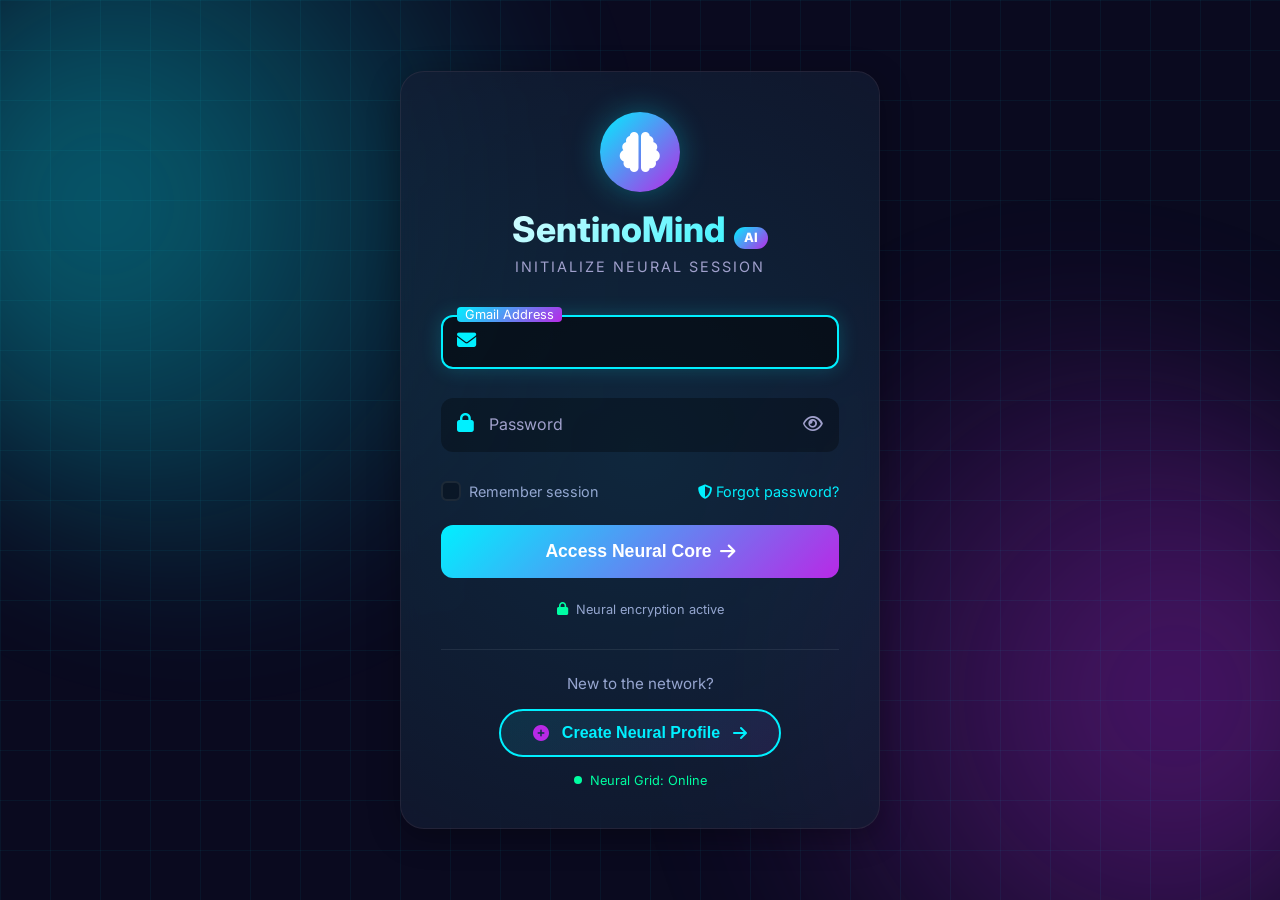
<file: Frontend/index.html>
<!DOCTYPE html>
<html lang="en">
<head>
    <meta charset="UTF-8">
    <meta name="viewport" content="width=device-width, initial-scale=1.0">
    <title>SentinoMind AI | Neural Access</title>
    <link href="https://fonts.googleapis.com/css2?family=Inter:wght@400;500;600;700;800&display=swap" rel="stylesheet">
    <link rel="stylesheet" href="https://cdnjs.cloudflare.com/ajax/libs/font-awesome/6.4.0/css/all.min.css">
    <link rel="stylesheet" href="style.css">
</head>
<body class="login-body">

    <!-- Animated Background -->
    <div class="neural-bg">
        <div class="gradient-orb orb1"></div>
        <div class="gradient-orb orb2"></div>
        <div class="grid-overlay"></div>
    </div>

    <div class="login-container">
        <div class="login-card glass-card">

            <div class="brand">
                <div class="logo-wrapper">
                    <i class="fas fa-brain"></i>
                </div>
                <h1>SentinoMind<span class="ai-badge">AI</span></h1>
                <p class="neural-text">Initialize Neural Session</p>
            </div>

            <form id="loginForm" class="neural-form">

                <div class="input-group floating-label">
                    <input type="email" id="email" required placeholder=" ">
                    <label for="email">Gmail Address</label>
                    <i class="fas fa-envelope input-icon"></i>
                </div>

                <div class="input-group floating-label">
                    <input type="password" id="password" required placeholder=" ">
                    <label for="password">Password</label>
                    <i class="fas fa-lock input-icon"></i>
                    <button type="button" class="password-toggle" id="togglePassword">
                        <i class="far fa-eye"></i>
                    </button>
                </div>

                <div class="remember-forgot">
                    <label class="checkbox-container">
                        <input type="checkbox" id="remember">
                        <span class="checkmark"></span>
                        <span class="remember-text">Remember session</span>
                    </label>
                    <a href="#" class="forgot-link" id="forgotPassword">
                        <i class="fas fa-shield-alt"></i> Forgot password?
                    </a>
                </div>

                <button type="submit" class="login-btn neural-glow" id="loginBtn">
                    <span>Access Neural Core</span>
                    <i class="fas fa-arrow-right"></i>
                </button>

                <div class="security-badge">
                    <i class="fas fa-lock"></i>
                    <span>Neural encryption active</span>
                </div>

            </form>

            <!-- SINGLE SIGNUP PROMPT - Using BUTTON version -->
            <div class="signup-prompt">
                <p>New to the network?</p>
                <button id="createAccountBtn" class="neural-button">
                    <i class="fas fa-plus-circle"></i>
                    <span>Create Neural Profile</span>
                    <i class="fas fa-arrow-right"></i>
                </button>
            </div>

            <div class="neural-status">
                <div class="status-dot"></div>
                <span>Neural Grid: Online</span>
            </div>

        </div>
    </div>

    <!-- Toast Notification -->
    <div class="toast-container" id="toast"></div>

    <script src="login.js"></script>
</body>
</html>
</file>
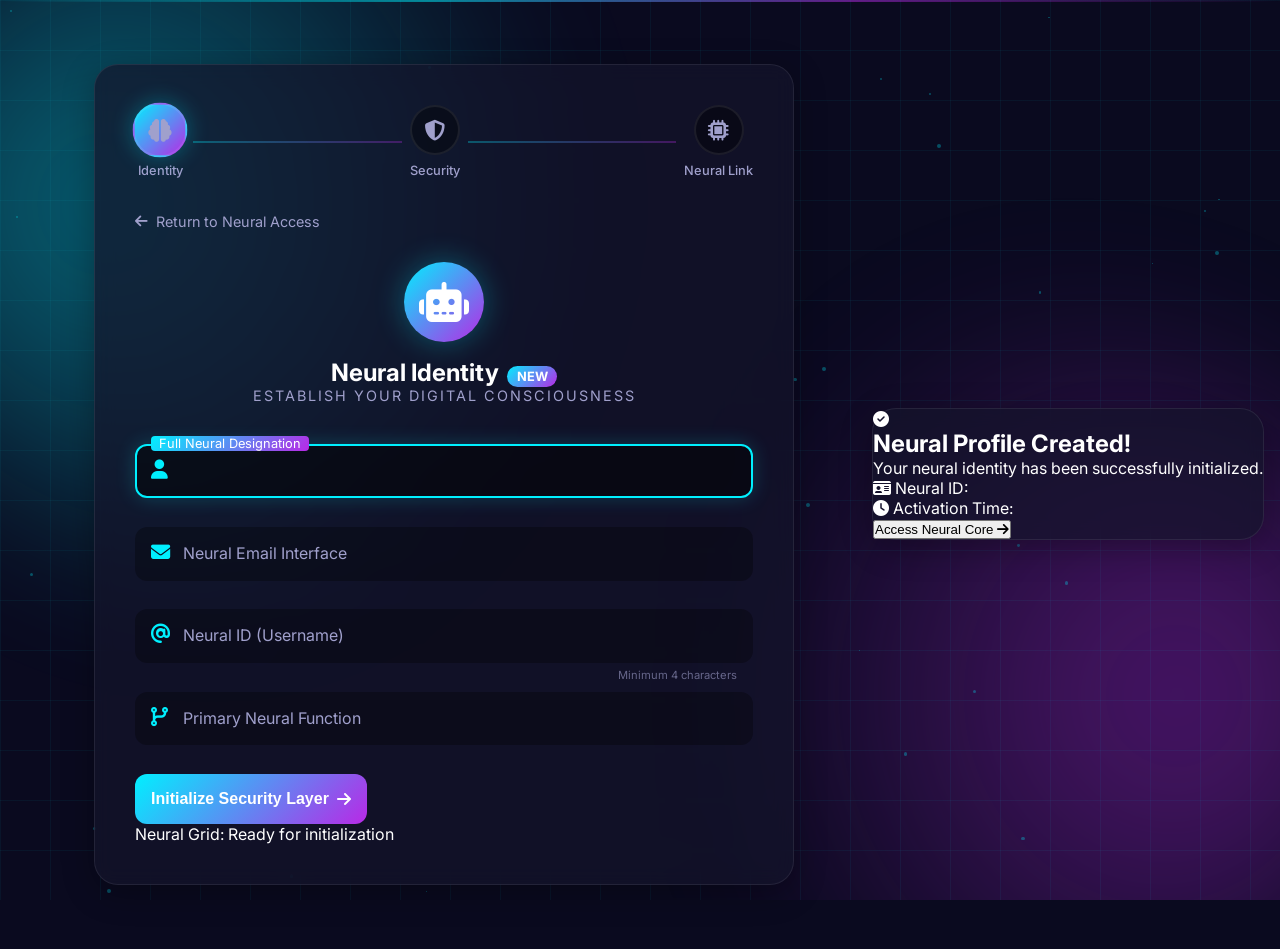
<file: Frontend/create-profile.html>
<!DOCTYPE html>
<html lang="en">
<head>
    <meta charset="UTF-8">
    <meta name="viewport" content="width=device-width, initial-scale=1.0">
    <title>SentinoMind AI | Create Neural Profile</title>
    <link href="https://fonts.googleapis.com/css2?family=Inter:wght@400;500;600;700;800&display=swap" rel="stylesheet">
    <link rel="stylesheet" href="https://cdnjs.cloudflare.com/ajax/libs/font-awesome/6.4.0/css/all.min.css">
    <link rel="stylesheet" href="style.css">
</head>
<body class="profile-body">

    <!-- Animated Background -->
    <div class="neural-bg">
        <div class="gradient-orb orb1"></div>
        <div class="gradient-orb orb2"></div>
        <div class="grid-overlay"></div>
        <div class="particle-network" id="particles"></div>
    </div>

    <!-- Neural Scanner Effect -->
    <div class="scanner-line"></div>

    <div class="profile-container">
        <div class="profile-card glass-card">

            <!-- Neural Progress Bar -->
            <div class="neural-progress">
                <div class="progress-steps">
                    <div class="step active" data-step="1">
                        <div class="step-icon"><i class="fas fa-brain"></i></div>
                        <span>Identity</span>
                    </div>
                    <div class="step-line"></div>
                    <div class="step" data-step="2">
                        <div class="step-icon"><i class="fas fa-shield-alt"></i></div>
                        <span>Security</span>
                    </div>
                    <div class="step-line"></div>
                    <div class="step" data-step="3">
                        <div class="step-icon"><i class="fas fa-microchip"></i></div>
                        <span>Neural Link</span>
                    </div>
                </div>
            </div>

            <!-- Back to Login Link -->
            <a href="index.html" class="back-link">
                <i class="fas fa-arrow-left"></i> Return to Neural Access
            </a>

            <!-- Profile Creation Form -->
            <form id="profileForm" class="neural-form">
                
                <!-- Step 1: Identity -->
                <div class="form-step active" id="step1">
                    <div class="brand">
                        <div class="logo-wrapper">
                            <i class="fas fa-robot"></i>
                        </div>
                        <h2>Neural Identity<span class="ai-badge">NEW</span></h2>
                        <p class="neural-text">Establish your digital consciousness</p>
                    </div>

                    <div class="input-group floating-label">
                        <input type="text" id="fullName" required placeholder=" " autocomplete="off">
                        <label for="fullName">Full Neural Designation</label>
                        <i class="fas fa-user input-icon"></i>
                        <div class="input-validator"></div>
                    </div>

                    <div class="input-group floating-label">
                        <input type="email" id="profileEmail" required placeholder=" " autocomplete="off">
                        <label for="profileEmail">Neural Email Interface</label>
                        <i class="fas fa-envelope input-icon"></i>
                        <div class="input-validator"></div>
                    </div>

                    <div class="input-group floating-label">
                        <input type="text" id="username" required placeholder=" " autocomplete="off">
                        <label for="username">Neural ID (Username)</label>
                        <i class="fas fa-at input-icon"></i>
                        <div class="input-validator"></div>
                        <span class="input-hint">Minimum 4 characters</span>
                    </div>

                    <div class="input-group floating-label">
                        <select id="neuralRole" required>
                            <option value="" disabled selected></option>
                            <option value="developer">Neural Developer</option>
                            <option value="researcher">AI Researcher</option>
                            <option value="operator">System Operator</option>
                            <option value="architect">Neural Architect</option>
                            <option value="other">Other Consciousness</option>
                        </select>
                        <label for="neuralRole">Primary Neural Function</label>
                        <i class="fas fa-code-branch input-icon"></i>
                    </div>

                    <button type="button" class="next-btn neural-glow" onclick="nextStep(2)">
                        <span>Initialize Security Layer</span>
                        <i class="fas fa-arrow-right"></i>
                    </button>
                </div>

                <!-- Step 2: Security -->
                <div class="form-step" id="step2">
                    <div class="brand">
                        <div class="logo-wrapper">
                            <i class="fas fa-shield-virus"></i>
                        </div>
                        <h2>Neural Security<span class="ai-badge">ENCRYPT</span></h2>
                        <p class="neural-text">Secure your neural pathways</p>
                    </div>

                    <div class="password-strength-meter">
                        <div class="strength-text">Password Neural Strength</div>
                        <div class="strength-bars">
                            <div class="bar"></div>
                            <div class="bar"></div>
                            <div class="bar"></div>
                            <div class="bar"></div>
                        </div>
                    </div>

                    <div class="input-group floating-label">
                        <input type="password" id="profilePassword" required placeholder=" " autocomplete="new-password">
                        <label for="profilePassword">Neural Encryption Key</label>
                        <i class="fas fa-lock input-icon"></i>
                        <button type="button" class="password-toggle" onclick="togglePassword('profilePassword', this)">
                            <i class="far fa-eye"></i>
                        </button>
                    </div>

                    <div class="input-group floating-label">
                        <input type="password" id="confirmPassword" required placeholder=" " autocomplete="new-password">
                        <label for="confirmPassword">Verify Neural Signature</label>
                        <i class="fas fa-fingerprint input-icon"></i>
                        <button type="button" class="password-toggle" onclick="togglePassword('confirmPassword', this)">
                            <i class="far fa-eye"></i>
                        </button>
                    </div>

                    <div class="security-requirements">
                        <p class="req-title">Neural Requirements:</p>
                        <ul>
                            <li class="req-item" id="req-length"><i class="far fa-circle"></i> Minimum 8 characters</li>
                            <li class="req-item" id="req-number"><i class="far fa-circle"></i> At least 1 number</li>
                            <li class="req-item" id="req-uppercase"><i class="far fa-circle"></i> At least 1 uppercase letter</li>
                            <li class="req-item" id="req-special"><i class="far fa-circle"></i> At least 1 special character</li>
                            <li class="req-item" id="req-match"><i class="far fa-circle"></i> Passwords match</li>
                        </ul>
                    </div>

                    <div class="button-group">
                        <button type="button" class="prev-btn" onclick="prevStep(1)">
                            <i class="fas fa-arrow-left"></i> Back
                        </button>
                        <button type="button" class="next-btn" onclick="nextStep(3)" id="securityNextBtn" disabled>
                            <span>Establish Neural Link</span>
                            <i class="fas fa-arrow-right"></i>
                        </button>
                    </div>
                </div>

                <!-- Step 3: Neural Link -->
                <div class="form-step" id="step3">
                    <div class="brand">
                        <div class="logo-wrapper">
                            <i class="fas fa-network-wired"></i>
                        </div>
                        <h2>Neural Link<span class="ai-badge">CONNECT</span></h2>
                        <p class="neural-text">Configure your neural modules</p>
                    </div>

                    <div class="neural-modules">
                        <div class="module-card" data-module="main">
                            <div class="module-header">
                                <i class="fas fa-database"></i>
                                <h4>Main Neural Core</h4>
                                <label class="toggle-switch">
                                    <input type="checkbox" id="moduleMain" checked>
                                    <span class="toggle-slider"></span>
                                </label>
                            </div>
                            <p class="module-desc">Primary processing unit</p>
                        </div>

                        <div class="module-card" data-module="vision">
                            <div class="module-header">
                                <i class="fas fa-eye"></i>
                                <h4>Vision Module</h4>
                                <label class="toggle-switch">
                                    <input type="checkbox" id="moduleVision">
                                    <span class="toggle-slider"></span>
                                </label>
                            </div>
                            <p class="module-desc">Image and pattern recognition</p>
                        </div>

                        <div class="module-card" data-module="audio">
                            <div class="module-header">
                                <i class="fas fa-headphones"></i>
                                <h4>Audio Module</h4>
                                <label class="toggle-switch">
                                    <input type="checkbox" id="moduleAudio">
                                    <span class="toggle-slider"></span>
                                </label>
                            </div>
                            <p class="module-desc">Voice and sound processing</p>
                        </div>

                        <div class="module-card" data-module="predictive">
                            <div class="module-header">
                                <i class="fas fa-chart-line"></i>
                                <h4>Predictive Analysis</h4>
                                <label class="toggle-switch">
                                    <input type="checkbox" id="modulePredictive">
                                    <span class="toggle-slider"></span>
                                </label>
                            </div>
                            <p class="module-desc">Neural prediction engine</p>
                        </div>
                    </div>

                    <div class="neural-consent">
                        <label class="checkbox-container">
                            <input type="checkbox" id="termsConsent" required>
                            <span class="checkmark"></span>
                            <span class="consent-text">I agree to the <a href="#">Neural Network Terms</a> and <a href="#">Data Processing Agreement</a></span>
                        </label>
                        
                        <label class="checkbox-container">
                            <input type="checkbox" id="quantumConsent">
                            <span class="checkmark"></span>
                            <span class="consent-text">Enable quantum encryption for neural data</span>
                        </label>
                    </div>

                    <div class="neural-id-preview">
                        <div class="preview-label">Your Neural ID will be:</div>
                        <div class="neural-id-box" id="neuralIdPreview">
                            <i class="fas fa-id-card"></i>
                            <span>SM-********</span>
                        </div>
                    </div>

                    <div class="button-group">
                        <button type="button" class="prev-btn" onclick="prevStep(2)">
                            <i class="fas fa-arrow-left"></i> Back
                        </button>
                        <button type="submit" class="create-btn" id="createProfileBtn">
                            <span>Initialize Neural Profile</span>
                            <i class="fas fa-microchip"></i>
                        </button>
                    </div>
                </div>
            </form>

            <!-- Neural Connection Status -->
            <div class="neural-connection-status">
                <div class="connection-dot"></div>
                <span>Neural Grid: Ready for initialization</span>
            </div>

        </div>
    </div>

    <!-- Success Modal -->
    <div class="modal" id="successModal">
        <div class="modal-content glass-card">
            <div class="modal-icon">
                <i class="fas fa-check-circle"></i>
            </div>
            <h2>Neural Profile Created!</h2>
            <p>Your neural identity has been successfully initialized.</p>
            <div class="modal-details">
                <p><i class="fas fa-id-card"></i> Neural ID: <span id="modalNeuralId"></span></p>
                <p><i class="fas fa-clock"></i> Activation Time: <span id="modalTime"></span></p>
            </div>
            <button class="modal-btn" onclick="redirectToLogin()">
                <span>Access Neural Core</span>
                <i class="fas fa-arrow-right"></i>
            </button>
        </div>
    </div>

    <!-- Toast Notification -->
    <div class="toast-container" id="toast"></div>

    <script src="profile.js"></script>
</body>
</html>
</file>
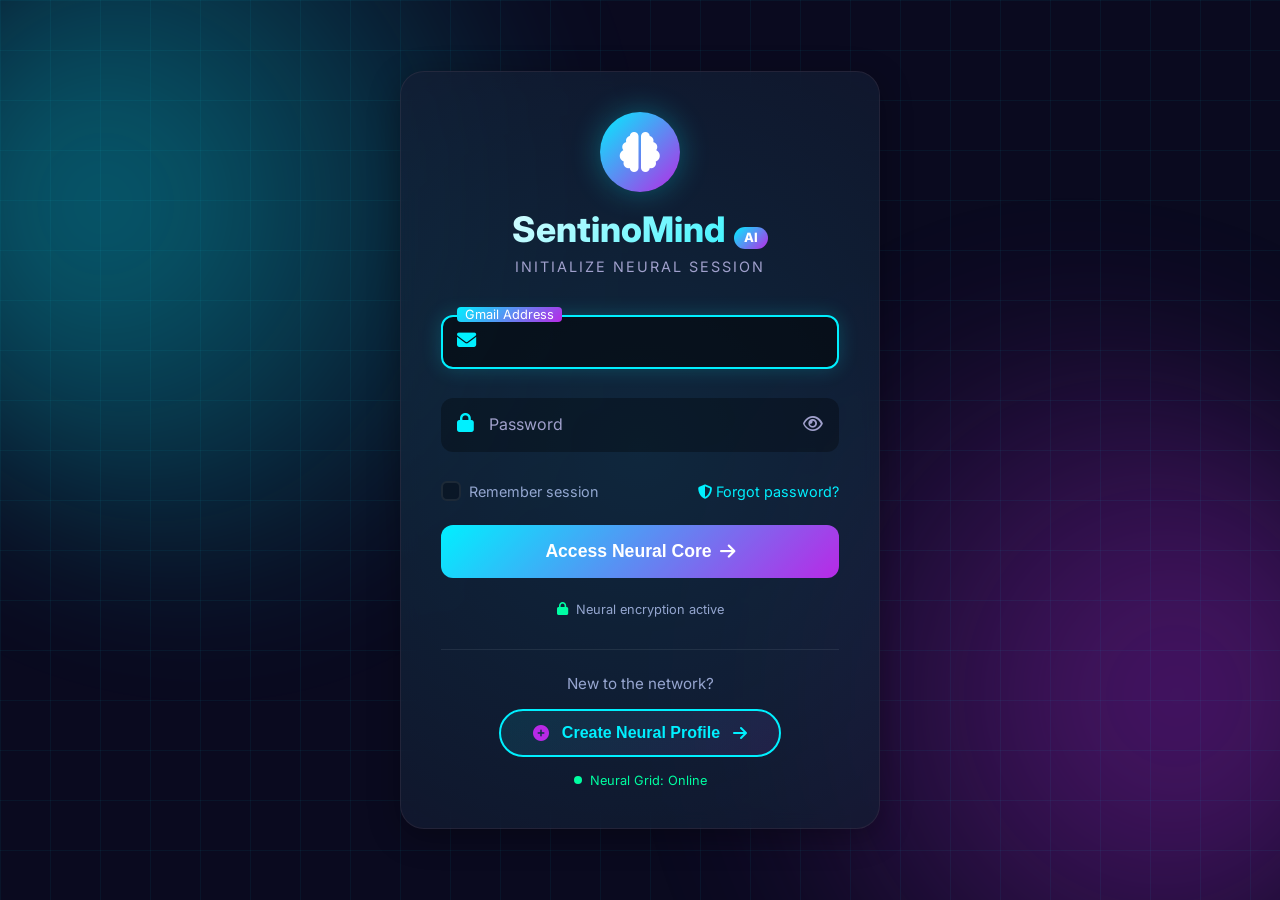
<file: Frontend/dashboard.html>
<!DOCTYPE html>
<html lang="en">
<head>
    <meta charset="UTF-8">
    <meta name="viewport" content="width=device-width, initial-scale=1.0">
    <title>SentinoMind | Automation Dashboard</title>
    <link href="https://fonts.googleapis.com/css2?family=Inter:wght@400;500;600;700;800&display=swap" rel="stylesheet">
    <link rel="stylesheet" href="https://cdnjs.cloudflare.com/ajax/libs/font-awesome/6.4.0/css/all.min.css">
    <link rel="stylesheet" href="style.css">
</head>
<body class="dashboard-body">

    <!-- Animated Background -->
    <div class="neural-bg">
        <div class="gradient-orb orb1"></div>
        <div class="gradient-orb orb2"></div>
        <div class="grid-overlay"></div>
    </div>

    <button id="menuBtn" class="menu-toggle glass-card">
        <i class="fas fa-bars"></i>
    </button>

    <div class="dashboard-container">

        <!-- SIDEBAR - AI API KEYS SECTION -->
        <aside class="sidebar glass-card" id="sidebar">
            <div class="sidebar-header">
                <div class="brand-side">
                    <i class="fas fa-robot"></i>
                    <h2>SentinoMind</h2>
                </div>
                <p class="neural-id">AI Automation System</p>
            </div>

            <div class="user-profile">
                <div class="avatar">
                    <i class="fas fa-user-astronaut"></i>
                </div>
                <div class="user-info">
                    <h4>AI Operator</h4>
                    <p id="userEmail">Loading...</p>
                </div>
            </div>

            <!-- AI PROVIDERS SECTION -->
            <div class="api-section">
                <h3><i class="fas fa-microchip"></i> AI PROVIDERS</h3>
                
                <div class="api-inputs">
                    <!-- Hugging Face -->
                    <div class="module-item" data-module="huggingface">
                        <label><i class="fab fa-hugging"></i> Hugging Face API</label>
                        <div class="input-wrapper">
                            <input type="password" class="module-input" id="hfApi" placeholder="Enter Hugging Face API key">
                            <button class="toggle-visibility" data-target="hfApi">
                                <i class="far fa-eye"></i>
                            </button>
                        </div>
                        <div class="module-status">
                            <span class="status-badge idle" id="hfStatus"></span>
                            <span id="hfStatusText">Not Connected</span>
                        </div>
                    </div>

                    <!-- Groq -->
                    <div class="module-item" data-module="groq">
                        <label><i class="fas fa-bolt"></i> Groq API</label>
                        <div class="input-wrapper">
                            <input type="password" class="module-input" id="groqApi" placeholder="Enter Groq API key">
                            <button class="toggle-visibility" data-target="groqApi">
                                <i class="far fa-eye"></i>
                            </button>
                        </div>
                        <div class="module-status">
                            <span class="status-badge idle" id="groqStatus"></span>
                            <span id="groqStatusText">Not Connected</span>
                        </div>
                    </div>

                    <!-- Together AI -->
                    <div class="module-item" data-module="together">
                        <label><i class="fas fa-network-wired"></i> Together AI API</label>
                        <div class="input-wrapper">
                            <input type="password" class="module-input" id="togetherApi" placeholder="Enter Together AI key">
                            <button class="toggle-visibility" data-target="togetherApi">
                                <i class="far fa-eye"></i>
                            </button>
                        </div>
                        <div class="module-status">
                            <span class="status-badge idle" id="togetherStatus"></span>
                            <span id="togetherStatusText">Not Connected</span>
                        </div>
                    </div>
                </div>

                <button class="sync-btn" id="connectAIBtn">
                    <i class="fas fa-plug"></i>
                    <span>Connect AI Providers</span>
                </button>
            </div>

            <div class="sidebar-footer">
                <div class="system-metrics">
                    <div class="metric">
                        <i class="fas fa-clock"></i>
                        <span id="systemTime"></span>
                    </div>
                    <div class="metric">
                        <i class="fas fa-shield-alt"></i>
                        <span>Automation Ready</span>
                    </div>
                </div>
            </div>
        </aside>

        <!-- MAIN CONTENT AREA -->
        <main class="main-view">
            <nav class="top-nav glass-card">
                <div class="nav-left">
                    <div class="neural-wave">
                        <span></span><span></span><span></span><span></span>
                    </div>
                    <span class="system-status">System Online</span>
                </div>
                <div class="nav-right">
                    <a href="#" onclick="showPage('dashboard')" class="nav-link active">
                        <i class="fas fa-home"></i>
                        <span>Dashboard</span>
                    </a>
                    <a href="#" onclick="showPage('history')" class="nav-link">
                        <i class="fas fa-history"></i>
                        <span>History</span>
                    </a>
                    <a href="#" onclick="showPage('settings')" class="nav-link">
                        <i class="fas fa-cog"></i>
                        <span>Settings</span>
                    </a>
                    <a href="#" id="logoutBtn" class="logout-btn">
                        <i class="fas fa-sign-out-alt"></i>
                        <span>Logout</span>
                    </a>
                </div>
            </nav>

            <!-- DYNAMIC CONTENT AREA -->
            <section id="content-area" class="welcome-zone">
                <!-- Dashboard content loaded via JS -->
            </section>
        </main>
    </div>

    <!-- Toast Notification -->
    <div class="toast-container" id="toast"></div>

    <script src="dashboard.js"></script>
</body>
</html>
</file>
<file: Frontend/style.css>
/* style.css - Enhanced Version with Cross-browser Compatibility */

/* ===== RESET & VARIABLES ===== */
* {
    margin: 0;
    padding: 0;
    box-sizing: border-box;
}

:root {
    --bg-primary: #0a0a1f;
    --bg-secondary: #14142b;
    --accent-cyan: #00f0ff;
    --accent-purple: #b829e6;
    --accent-blue: #3a6eff;
    --text-primary: #ffffff;
    --text-secondary: #a0a0cc;
    --glass-bg: rgba(20, 20, 43, 0.7);
    --glass-border: rgba(255, 255, 255, 0.08);
    --neural-glow: 0 0 20px rgba(0, 240, 255, 0.3);
    --success: #00ff9d;
    --warning: #ffb800;
    --danger: #ff4d4d;
    --sidebar-width: 340px;
}

/* ===== BASE STYLES ===== */
body {
    font-family: 'Inter', sans-serif;
    background: var(--bg-primary);
    color: var(--text-primary);
    min-height: 100vh;
    overflow-x: hidden;
    position: relative;
}

/* ===== NEURAL BACKGROUND ===== */
.neural-bg {
    position: fixed;
    top: 0;
    left: 0;
    width: 100%;
    height: 100%;
    z-index: -1;
    overflow: hidden;
}

.gradient-orb {
    position: absolute;
    width: 60vmax;
    height: 60vmax;
    border-radius: 50%;
    filter: blur(80px);
    opacity: 0.4;
    animation: orbFloat 20s infinite alternate;
}

.orb1 {
    background: radial-gradient(circle at 30% 50%, var(--accent-cyan), transparent 70%);
    top: -20%;
    left: -10%;
}

.orb2 {
    background: radial-gradient(circle at 70% 50%, var(--accent-purple), transparent 70%);
    bottom: -20%;
    right: -10%;
    animation-delay: -5s;
}

.grid-overlay {
    position: absolute;
    top: 0;
    left: 0;
    width: 100%;
    height: 100%;
    background-image: 
        linear-gradient(rgba(0, 240, 255, 0.05) 1px, transparent 1px),
        linear-gradient(90deg, rgba(0, 240, 255, 0.05) 1px, transparent 1px);
    background-size: 50px 50px;
    animation: gridMove 15s linear infinite;
}

@keyframes orbFloat {
    0% { transform: translate(0, 0) scale(1); }
    100% { transform: translate(5%, 5%) scale(1.1); }
}

@keyframes gridMove {
    0% { transform: translateY(0); }
    100% { transform: translateY(50px); }
}

/* ===== GLASS CARD EFFECT ===== */
.glass-card {
    background: var(--glass-bg);
    backdrop-filter: blur(10px);
    -webkit-backdrop-filter: blur(10px);
    border: 1px solid var(--glass-border);
    border-radius: 24px;
    box-shadow: 0 8px 32px rgba(0, 0, 0, 0.3);
}

/* ===== LOGIN PAGE ===== */
.login-body {
    display: flex;
    align-items: center;
    justify-content: center;
    padding: 1rem;
}

.login-container {
    width: 100%;
    max-width: 480px;
    animation: fadeInUp 0.8s ease;
}

.login-card {
    padding: 2.5rem;
    position: relative;
    overflow: hidden;
}

.login-card::before {
    content: '';
    position: absolute;
    top: -50%;
    left: -50%;
    width: 200%;
    height: 200%;
    background: radial-gradient(circle at center, rgba(0, 240, 255, 0.1), transparent 70%);
    animation: rotate 20s linear infinite;
}

.brand {
    text-align: center;
    margin-bottom: 2.5rem;
    position: relative;
}

.logo-wrapper {
    width: 80px;
    height: 80px;
    margin: 0 auto 1rem;
    background: linear-gradient(135deg, var(--accent-cyan), var(--accent-purple));
    border-radius: 50%;
    display: flex;
    align-items: center;
    justify-content: center;
    font-size: 2.5rem;
    color: var(--text-primary);
    box-shadow: 0 0 30px rgba(0, 240, 255, 0.3);
    animation: pulse 2s infinite;
}

.brand h1 {
    font-size: 2.2rem;
    font-weight: 800;
    
    /* Gradient text with proper cross-browser support */
    background: linear-gradient(135deg, #fff, var(--accent-cyan));
    
    /* Vendor prefix for WebKit browsers (Chrome, Safari, Edge) */
    -webkit-background-clip: text;
    
    /* Standard property for Firefox and future compatibility */
    background-clip: text;
    
    /* Vendor prefix for text color */
    -webkit-text-fill-color: transparent;
    
    /* Fallback for browsers that don't support background-clip: text */
    color: #fff;
    
    margin-bottom: 0.5rem;
}

/* Ensure gradient text works in all browsers */
@supports not (background-clip: text) {
    .brand h1 {
        color: var(--accent-cyan);
        text-shadow: 0 0 10px rgba(0, 240, 255, 0.5);
    }
}

.ai-badge {
    background: linear-gradient(135deg, var(--accent-cyan), var(--accent-purple));
    padding: 0.2rem 0.6rem;
    border-radius: 20px;
    font-size: 0.8rem;
    color: white;
    margin-left: 0.5rem;
    
    /* Ensure text is solid white in all browsers */
    -webkit-text-fill-color: white;
    color: white;
}

.neural-text {
    color: var(--text-secondary);
    letter-spacing: 2px;
    font-size: 0.9rem;
    text-transform: uppercase;
}

/* ===== FLOATING LABEL INPUTS ===== */
.input-group {
    position: relative;
    margin-bottom: 1.8rem;
}

.input-group input,
.input-group select {
    width: 100%;
    padding: 1rem 1rem 1rem 3rem;
    background: rgba(0, 0, 0, 0.3);
    border: 2px solid transparent;
    border-radius: 12px;
    color: var(--text-primary);
    font-size: 1rem;
    transition: all 0.3s;
}

.input-group select {
    appearance: none;
    cursor: pointer;
}

.input-group select option {
    background: var(--bg-primary);
    color: var(--text-primary);
}

.input-group input:focus,
.input-group select:focus {
    outline: none;
    border-color: var(--accent-cyan);
    box-shadow: 0 0 20px rgba(0, 240, 255, 0.2);
    background: rgba(0, 0, 0, 0.5);
}

.input-group label {
    position: absolute;
    left: 3rem;
    top: 1rem;
    color: var(--text-secondary);
    transition: all 0.3s;
    pointer-events: none;
    font-size: 1rem;
}

.input-group input:focus ~ label,
.input-group input:not(:placeholder-shown) ~ label,
.input-group select:focus ~ label,
.input-group select:not([value=""]):valid ~ label {
    top: -0.5rem;
    left: 1rem;
    font-size: 0.8rem;
    background: linear-gradient(135deg, var(--accent-cyan), var(--accent-purple));
    padding: 0 0.5rem;
    border-radius: 4px;
    
    /* Text color for the label */
    color: white;
    
    /* For gradient text if needed, but we want solid white here */
    -webkit-text-fill-color: white;
    background-clip: unset;
}

.input-icon {
    position: absolute;
    left: 1rem;
    top: 1rem;
    color: var(--accent-cyan);
    font-size: 1.2rem;
}

.password-toggle {
    position: absolute;
    right: 1rem;
    top: 1rem;
    background: none;
    border: none;
    color: var(--text-secondary);
    cursor: pointer;
    font-size: 1.1rem;
    transition: color 0.3s;
}

.password-toggle:hover {
    color: var(--accent-cyan);
}

/* ===== CHECKBOX STYLING ===== */
.remember-forgot {
    display: flex;
    justify-content: space-between;
    align-items: center;
    margin: 1.5rem 0;
}

.checkbox-container {
    display: flex;
    align-items: center;
    cursor: pointer;
    font-size: 0.9rem;
    color: var(--text-secondary);
}

.checkbox-container input {
    position: absolute;
    opacity: 0;
    cursor: pointer;
}

.checkmark {
    width: 20px;
    height: 20px;
    background: rgba(0, 0, 0, 0.3);
    border: 2px solid var(--glass-border);
    border-radius: 6px;
    margin-right: 0.5rem;
    position: relative;
    transition: all 0.3s;
}

.checkbox-container:hover .checkmark {
    border-color: var(--accent-cyan);
}

.checkbox-container input:checked ~ .checkmark {
    background: linear-gradient(135deg, var(--accent-cyan), var(--accent-purple));
    border-color: transparent;
}

.checkbox-container input:checked ~ .checkmark::after {
    content: '\f00c';
    font-family: 'Font Awesome 6 Free';
    font-weight: 900;
    position: absolute;
    top: 50%;
    left: 50%;
    transform: translate(-50%, -50%);
    color: white;
    font-size: 0.7rem;
}

.forgot-link {
    color: var(--accent-cyan);
    text-decoration: none;
    font-size: 0.9rem;
    transition: all 0.3s;
}

.forgot-link:hover {
    text-shadow: 0 0 10px var(--accent-cyan);
}

/* ===== LOGIN BUTTON ===== */
.login-btn {
    width: 100%;
    padding: 1rem;
    background: linear-gradient(135deg, var(--accent-cyan), var(--accent-purple));
    border: none;
    border-radius: 12px;
    color: white;
    font-weight: 600;
    font-size: 1.1rem;
    cursor: pointer;
    display: flex;
    align-items: center;
    justify-content: center;
    gap: 0.5rem;
    position: relative;
    overflow: hidden;
    transition: all 0.3s;
}

.login-btn::before {
    content: '';
    position: absolute;
    top: 0;
    left: -100%;
    width: 100%;
    height: 100%;
    background: linear-gradient(90deg, transparent, rgba(255, 255, 255, 0.2), transparent);
    transition: left 0.5s;
}

.login-btn:hover::before {
    left: 100%;
}

.login-btn:hover {
    transform: translateY(-2px);
    box-shadow: 0 10px 30px rgba(0, 240, 255, 0.3);
}

.login-btn:disabled {
    opacity: 0.7;
    cursor: not-allowed;
}

/* ===== SECURITY BADGE ===== */
.security-badge {
    display: flex;
    align-items: center;
    justify-content: center;
    gap: 0.5rem;
    margin-top: 1.5rem;
    color: var(--text-secondary);
    font-size: 0.8rem;
}

.security-badge i {
    color: var(--success);
}

/* ===== SIGNUP PROMPT ===== */
.signup-prompt {
    text-align: center;
    margin: 2rem 0 1rem;
    padding-top: 1.5rem;
    border-top: 1px solid var(--glass-border);
}

.signup-prompt p {
    color: var(--text-secondary);
    font-size: 0.95rem;
    margin-bottom: 1rem;
}

/* Neural Button Style */
.neural-button {
    display: inline-flex;
    align-items: center;
    justify-content: center;
    gap: 0.8rem;
    
    background: linear-gradient(135deg, rgba(0, 240, 255, 0.1), rgba(168, 85, 247, 0.1));
    border: 2px solid var(--accent-cyan);
    border-radius: 40px;
    padding: 0.8rem 2rem;
    
    color: var(--accent-cyan);
    font-weight: 600;
    font-size: 1rem;
    
    cursor: pointer;
    position: relative;
    overflow: hidden;
    transition: all 0.3s ease;
    width: auto;
    min-width: 220px;
}

.neural-button:hover {
    background: linear-gradient(135deg, var(--accent-cyan), var(--accent-purple));
    color: white;
    border-color: transparent;
    transform: translateY(-3px);
    box-shadow: 0 15px 30px rgba(0, 240, 255, 0.3);
}

.neural-button:hover i:last-child {
    transform: translateX(5px);
}

.neural-button i {
    transition: all 0.3s ease;
}

.neural-button i:first-child {
    color: var(--accent-purple);
}

.neural-button:hover i:first-child {
    color: white;
}

.neural-button:active {
    transform: translateY(-1px);
    box-shadow: 0 8px 20px rgba(0, 240, 255, 0.4);
}

/* Neural glow effect */
.neural-button::after {
    content: '';
    position: absolute;
    top: -50%;
    left: -50%;
    width: 200%;
    height: 200%;
    background: radial-gradient(circle, rgba(255,255,255,0.3) 0%, transparent 70%);
    opacity: 0;
    transform: scale(0.5);
    transition: opacity 0.3s, transform 0.3s;
}

.neural-button:hover::after {
    opacity: 1;
    transform: scale(1);
}

/* ===== NEURAL STATUS ===== */
.neural-status {
    display: flex;
    align-items: center;
    justify-content: center;
    gap: 0.5rem;
    margin-top: 1rem;
    font-size: 0.8rem;
    color: var(--success);
}

.status-dot {
    width: 8px;
    height: 8px;
    background: var(--success);
    border-radius: 50%;
    animation: pulse 2s infinite;
}

/* ===== DASHBOARD LAYOUT ===== */
.dashboard-body {
    overflow: hidden;
}

.dashboard-container {
    display: flex;
    min-height: 100vh;
    position: relative;
}

/* ===== SIDEBAR ===== */
.sidebar {
    position: fixed;
    top: 0;
    left: 0;
    width: var(--sidebar-width);
    height: 100vh;
    padding: 2rem 1.5rem;
    transform: translateX(-100%);
    transition: transform 0.4s cubic-bezier(0.4, 0, 0.2, 1);
    display: flex;
    flex-direction: column;
    z-index: 1000;
    overflow-y: auto;
}

.sidebar.open {
    transform: translateX(0);
}

.sidebar-header {
    text-align: center;
    margin-bottom: 2rem;
}

.brand-side {
    display: flex;
    align-items: center;
    justify-content: center;
    gap: 0.5rem;
    margin-bottom: 0.5rem;
}

.brand-side i {
    font-size: 2rem;
    
    /* Gradient text for icon (works differently) */
    background: linear-gradient(135deg, var(--accent-cyan), var(--accent-purple));
    
    /* For gradient on icon */
    -webkit-background-clip: text;
    background-clip: text;
    -webkit-text-fill-color: transparent;
    
    /* Fallback */
    color: var(--accent-cyan);
}

.brand-side h2 {
    font-size: 1.5rem;
    
    /* Gradient text with cross-browser support */
    background: linear-gradient(135deg, #fff, var(--accent-cyan));
    -webkit-background-clip: text;
    background-clip: text;
    -webkit-text-fill-color: transparent;
    
    /* Fallback */
    color: #fff;
}

/* Fallback for older browsers */
@supports not (background-clip: text) {
    .brand-side h2 {
        color: var(--accent-cyan);
    }
}

.neural-id {
    font-size: 0.8rem;
    color: var(--text-secondary);
}

.neural-id span {
    color: var(--accent-cyan);
    font-family: monospace;
}

/* ===== USER PROFILE ===== */
.user-profile {
    display: flex;
    align-items: center;
    gap: 1rem;
    padding: 1rem;
    background: rgba(0, 0, 0, 0.2);
    border-radius: 12px;
    margin-bottom: 2rem;
}

.avatar {
    width: 50px;
    height: 50px;
    background: linear-gradient(135deg, var(--accent-cyan), var(--accent-purple));
    border-radius: 12px;
    display: flex;
    align-items: center;
    justify-content: center;
    font-size: 1.5rem;
    
    /* Ensure icon is white */
    color: white;
}

.user-info h4 {
    font-size: 0.9rem;
    color: var(--text-secondary);
    margin-bottom: 0.2rem;
}

.user-info p {
    font-size: 0.9rem;
    color: var(--accent-cyan);
    word-break: break-all;
}

/* ===== API MODULES ===== */
.api-section {
    flex: 1;
}

.api-section h3 {
    display: flex;
    align-items: center;
    gap: 0.5rem;
    font-size: 1rem;
    color: var(--text-secondary);
    margin-bottom: 1.5rem;
}

.module-item {
    margin-bottom: 1.5rem;
    padding: 1rem;
    background: rgba(0, 0, 0, 0.2);
    border-radius: 12px;
    transition: all 0.3s;
}

.module-item:hover {
    background: rgba(0, 0, 0, 0.3);
    transform: translateX(5px);
}

.module-item label {
    display: flex;
    align-items: center;
    gap: 0.5rem;
    color: var(--text-secondary);
    font-size: 0.8rem;
    margin-bottom: 0.5rem;
}

.module-item label i {
    color: var(--accent-cyan);
}

.input-wrapper {
    position: relative;
    margin-bottom: 0.5rem;
}

.module-input {
    width: 100%;
    padding: 0.8rem 2.5rem 0.8rem 1rem;
    background: rgba(0, 0, 0, 0.3);
    border: 1px solid var(--glass-border);
    border-radius: 8px;
    color: var(--text-primary);
    font-family: monospace;
    transition: all 0.3s;
}

.module-input:focus {
    outline: none;
    border-color: var(--accent-cyan);
    box-shadow: 0 0 15px rgba(0, 240, 255, 0.2);
}

.toggle-visibility {
    position: absolute;
    right: 0.5rem;
    top: 50%;
    transform: translateY(-50%);
    background: none;
    border: none;
    color: var(--text-secondary);
    cursor: pointer;
    transition: color 0.3s;
}

.toggle-visibility:hover {
    color: var(--accent-cyan);
}

.module-status {
    display: flex;
    align-items: center;
    gap: 0.5rem;
    font-size: 0.8rem;
}

.status-badge {
    width: 8px;
    height: 8px;
    border-radius: 50%;
    display: inline-block;
}

.status-badge.online {
    background: var(--success);
    box-shadow: 0 0 10px var(--success);
    animation: pulse 2s infinite;
}

.status-badge.idle {
    background: var(--warning);
}

.status-badge.secure {
    background: var(--accent-cyan);
}

/* ===== SYNC BUTTON ===== */
.sync-btn {
    width: 100%;
    padding: 1rem;
    background: linear-gradient(135deg, var(--accent-cyan), var(--accent-purple));
    border: none;
    border-radius: 12px;
    color: white;
    font-weight: 600;
    cursor: pointer;
    display: flex;
    align-items: center;
    justify-content: center;
    gap: 0.5rem;
    margin-top: 1rem;
    transition: all 0.3s;
}

.sync-btn:hover {
    transform: translateY(-2px);
    box-shadow: 0 10px 30px rgba(0, 240, 255, 0.3);
}

.sync-btn i {
    transition: transform 0.3s;
}

.sync-btn:hover i {
    transform: rotate(180deg);
}

/* ===== SIDEBAR FOOTER ===== */
.sidebar-footer {
    margin-top: 2rem;
    padding-top: 1rem;
    border-top: 1px solid var(--glass-border);
}

.system-metrics {
    display: flex;
    flex-direction: column;
    gap: 0.5rem;
}

.metric {
    display: flex;
    align-items: center;
    gap: 0.5rem;
    font-size: 0.8rem;
    color: var(--text-secondary);
}

.metric i {
    color: var(--accent-cyan);
}

/* ===== MENU TOGGLE ===== */
.menu-toggle {
    position: fixed;
    top: 20px;
    left: 20px;
    width: 50px;
    height: 50px;
    background: var(--glass-bg);
    border: 1px solid var(--glass-border);
    border-radius: 12px;
    color: var(--accent-cyan);
    font-size: 1.2rem;
    cursor: pointer;
    z-index: 1100;
    transition: all 0.3s;
    display: flex;
    align-items: center;
    justify-content: center;
}

.menu-toggle:hover {
    background: linear-gradient(135deg, var(--accent-cyan), var(--accent-purple));
    color: white;
    transform: scale(1.05);
}

/* ===== TOP NAVIGATION ===== */
.top-nav {
    position: fixed;
    top: 20px;
    right: 20px;
    left: 20px;
    padding: 1rem 2rem;
    z-index: 900;
    display: flex;
    align-items: center;
    justify-content: space-between;
    background: var(--glass-bg);
    backdrop-filter: blur(10px);
    border: 1px solid var(--glass-border);
    border-radius: 16px;
}

.neural-wave {
    display: flex;
    align-items: center;
    gap: 3px;
}

.neural-wave span {
    width: 3px;
    height: 20px;
    background: var(--accent-cyan);
    border-radius: 3px;
    animation: wave 1s ease-in-out infinite;
}

.neural-wave span:nth-child(2) { animation-delay: 0.1s; }
.neural-wave span:nth-child(3) { animation-delay: 0.2s; }
.neural-wave span:nth-child(4) { animation-delay: 0.3s; }

@keyframes wave {
    0%, 100% { height: 20px; }
    50% { height: 30px; }
}

.nav-right {
    display: flex;
    gap: 1rem;
    align-items: center;
}

.nav-link {
    display: flex;
    align-items: center;
    gap: 0.5rem;
    padding: 0.5rem 1rem;
    color: var(--text-secondary);
    text-decoration: none;
    border-radius: 8px;
    transition: all 0.3s;
}

.nav-link i {
    font-size: 1rem;
}

.nav-link:hover,
.nav-link.active {
    background: rgba(0, 240, 255, 0.1);
    color: var(--accent-cyan);
}

.logout-btn {
    display: flex;
    align-items: center;
    gap: 0.5rem;
    padding: 0.5rem 1rem;
    background: rgba(255, 77, 77, 0.1);
    border: 1px solid rgba(255, 77, 77, 0.3);
    border-radius: 8px;
    color: var(--danger);
    text-decoration: none;
    transition: all 0.3s;
}

.logout-btn:hover {
    background: rgba(255, 77, 77, 0.2);
    transform: translateY(-2px);
}

/* ===== MAIN CONTENT ===== */
.main-view {
    flex: 1;
    margin-left: 0;
    padding: 100px 20px 20px;
    transition: margin-left 0.3s;
    min-height: 100vh;
}

.welcome-zone {
    max-width: 1000px;
    margin: 0 auto;
    padding: 2rem;
    background: var(--glass-bg);
    backdrop-filter: blur(10px);
    border: 1px solid var(--glass-border);
    border-radius: 24px;
    animation: fadeInUp 0.5s ease;
}

.welcome-zone h1 {
    font-size: 2.5rem;
    
    /* Gradient text with proper cross-browser support */
    background: linear-gradient(135deg, #fff, var(--accent-cyan));
    -webkit-background-clip: text;
    background-clip: text;
    -webkit-text-fill-color: transparent;
    
    /* Fallback */
    color: #fff;
    
    margin-bottom: 1rem;
}

/* Fallback for older browsers */
@supports not (background-clip: text) {
    .welcome-zone h1 {
        color: var(--accent-cyan);
    }
}

/* ===== DASHBOARD SPECIFIC STYLES ===== */
.dashboard-header {
    margin-bottom: 2rem;
    text-align: center;
}

.dashboard-header h1 {
    font-size: 2.2rem;
    margin-bottom: 0.5rem;
    background: linear-gradient(135deg, #fff, var(--accent-cyan));
    -webkit-background-clip: text;
    background-clip: text;
    -webkit-text-fill-color: transparent;
}

/* Facebook Section */
.facebook-section {
    padding: 2rem;
    margin-bottom: 2rem;
    background: var(--glass-bg);
    border: 1px solid var(--glass-border);
    border-radius: 24px;
}

.facebook-section h2 {
    display: flex;
    align-items: center;
    gap: 0.5rem;
    font-size: 1.5rem;
    margin-bottom: 1.5rem;
    color: var(--accent-cyan);
}

.save-fb-btn {
    width: 100%;
    padding: 1rem;
    background: linear-gradient(135deg, #1877f2, #0a4c8c);
    border: none;
    border-radius: 12px;
    color: white;
    font-weight: 600;
    cursor: pointer;
    display: flex;
    align-items: center;
    justify-content: center;
    gap: 0.5rem;
    transition: all 0.3s;
}

.save-fb-btn:hover {
    transform: translateY(-2px);
    box-shadow: 0 10px 30px rgba(24, 119, 242, 0.3);
}

/* Automation Section */
.automation-section {
    padding: 2rem;
    margin-bottom: 2rem;
    background: var(--glass-bg);
    border: 1px solid var(--glass-border);
    border-radius: 24px;
}

.automation-section h2 {
    display: flex;
    align-items: center;
    gap: 0.5rem;
    font-size: 1.5rem;
    margin-bottom: 1.5rem;
    color: var(--accent-purple);
}

.news-controls {
    display: grid;
    grid-template-columns: 2fr 1fr;
    gap: 1rem;
    margin-bottom: 2rem;
}

.action-buttons {
    display: grid;
    grid-template-columns: repeat(4, 1fr);
    gap: 1rem;
}

.action-btn {
    padding: 1rem;
    border: none;
    border-radius: 12px;
    font-weight: 600;
    cursor: pointer;
    display: flex;
    align-items: center;
    justify-content: center;
    gap: 0.5rem;
    transition: all 0.3s;
    background: rgba(255, 255, 255, 0.1);
    color: var(--text-primary);
    border: 1px solid var(--glass-border);
}

.action-btn:hover {
    transform: translateY(-2px);
    box-shadow: 0 10px 20px rgba(0, 240, 255, 0.2);
}

.action-btn.fetch-btn:hover {
    background: linear-gradient(135deg, #00f0ff, #0088ff);
    color: white;
}

.action-btn.generate-btn:hover {
    background: linear-gradient(135deg, #b829e6, #8a2be2);
    color: white;
}

.action-btn.post-btn:hover {
    background: linear-gradient(135deg, #1877f2, #0a4c8c);
    color: white;
}

.action-btn.auto-btn:hover {
    background: linear-gradient(135deg, #00ff9d, #00cc88);
    color: white;
}

/* Preview Section */
.preview-section {
    padding: 2rem;
    margin-bottom: 2rem;
    background: var(--glass-bg);
    border-left: 4px solid var(--accent-cyan);
    border-radius: 24px;
}

.preview-section h3 {
    display: flex;
    align-items: center;
    gap: 0.5rem;
    margin-bottom: 1rem;
    color: var(--accent-cyan);
}

.generated-content {
    padding: 1.5rem;
    background: rgba(0, 0, 0, 0.3);
    border-radius: 12px;
}

.generated-content h3 {
    color: var(--accent-cyan);
    margin-bottom: 1rem;
}

.generated-content p {
    margin: 1rem 0;
    line-height: 1.6;
    color: var(--text-secondary);
}

.post-footer {
    margin-top: 1rem;
    padding-top: 1rem;
    border-top: 1px solid var(--glass-border);
    color: var(--accent-purple);
}

.image-placeholder {
    margin-top: 1rem;
    padding: 3rem;
    background: rgba(0, 0, 0, 0.3);
    border-radius: 12px;
    display: flex;
    flex-direction: column;
    align-items: center;
    gap: 1rem;
    border: 2px dashed var(--accent-cyan);
}

.image-placeholder i {
    font-size: 3rem;
    color: var(--accent-cyan);
}

/* News Results */
.news-results {
    padding: 2rem;
    margin-bottom: 2rem;
    background: var(--glass-bg);
    border-radius: 24px;
}

.news-results h3 {
    display: flex;
    align-items: center;
    gap: 0.5rem;
    margin-bottom: 1.5rem;
    color: var(--success);
}

.news-item {
    padding: 1rem;
    margin-bottom: 1rem;
    background: rgba(0, 0, 0, 0.2);
    border-radius: 8px;
    transition: all 0.3s;
}

.news-item:hover {
    transform: translateX(5px);
    background: rgba(0, 0, 0, 0.3);
}

.news-item h4 {
    color: var(--accent-cyan);
    margin-bottom: 0.5rem;
}

.news-item p {
    color: var(--text-secondary);
    font-size: 0.9rem;
    margin-bottom: 0.5rem;
}

.news-item small {
    color: var(--text-secondary);
    opacity: 0.6;
}

/* History Page */
.history-list {
    display: flex;
    flex-direction: column;
    gap: 1rem;
    margin-top: 2rem;
}

.history-item {
    padding: 1.5rem;
    background: var(--glass-bg);
    border: 1px solid var(--glass-border);
    border-radius: 16px;
    transition: all 0.3s;
}

.history-item:hover {
    transform: translateX(5px);
    border-color: var(--accent-cyan);
}

.history-header {
    display: flex;
    justify-content: space-between;
    align-items: center;
    margin-bottom: 0.5rem;
}

.post-date {
    color: var(--text-secondary);
    font-size: 0.8rem;
}

.post-status {
    padding: 0.2rem 0.8rem;
    border-radius: 20px;
    font-size: 0.7rem;
    font-weight: 600;
}

.post-status.published {
    background: rgba(0, 255, 157, 0.2);
    color: var(--success);
}

.post-status.failed {
    background: rgba(255, 77, 77, 0.2);
    color: var(--danger);
}

.post-preview {
    margin: 0.5rem 0;
    color: var(--text-secondary);
}

.post-meta {
    display: flex;
    gap: 1rem;
    font-size: 0.8rem;
    color: var(--text-secondary);
}

.post-meta i {
    margin-right: 0.3rem;
}

.no-history {
    text-align: center;
    padding: 3rem;
    color: var(--text-secondary);
}

/* Settings Page */
.settings-section {
    padding: 2rem;
    margin-top: 2rem;
    background: var(--glass-bg);
    border: 1px solid var(--glass-border);
    border-radius: 24px;
}

.settings-section h3 {
    color: var(--accent-cyan);
    margin-bottom: 1.5rem;
}

.toggle-setting {
    display: flex;
    justify-content: space-between;
    align-items: center;
    padding: 1rem 0;
    border-bottom: 1px solid var(--glass-border);
}

.toggle-setting span {
    color: var(--text-secondary);
}

.save-settings-btn {
    width: 100%;
    padding: 1rem;
    margin-top: 2rem;
    background: linear-gradient(135deg, var(--accent-cyan), var(--accent-purple));
    border: none;
    border-radius: 12px;
    color: white;
    font-weight: 600;
    cursor: pointer;
    display: flex;
    align-items: center;
    justify-content: center;
    gap: 0.5rem;
    transition: all 0.3s;
}

.save-settings-btn:hover {
    transform: translateY(-2px);
    box-shadow: 0 10px 30px rgba(0, 240, 255, 0.3);
}

/* System Status */
.system-status {
    margin-left: 1rem;
    color: var(--success);
    font-size: 0.8rem;
    display: flex;
    align-items: center;
    gap: 0.5rem;
}

.system-status::before {
    content: '';
    width: 8px;
    height: 8px;
    background: var(--success);
    border-radius: 50%;
    animation: pulse 2s infinite;
}

/* ===== STATUS CARDS ===== */
.status-grid {
    display: grid;
    grid-template-columns: repeat(auto-fit, minmax(200px, 1fr));
    gap: 1rem;
    margin-top: 2rem;
}

.status-card {
    padding: 1.5rem;
    background: rgba(0, 0, 0, 0.3);
    border: 1px solid var(--glass-border);
    border-radius: 16px;
    text-align: center;
    transition: all 0.3s;
}

.status-card:hover {
    transform: translateY(-5px);
    border-color: var(--accent-cyan);
    box-shadow: 0 10px 30px rgba(0, 240, 255, 0.2);
}

.status-card i {
    font-size: 2rem;
    color: var(--accent-cyan);
    margin-bottom: 1rem;
}

/* ===== TOAST NOTIFICATION ===== */
.toast-container {
    position: fixed;
    bottom: 20px;
    right: 20px;
    z-index: 9999;
}

.toast {
    padding: 1rem 1.5rem;
    margin-top: 0.5rem;
    background: var(--glass-bg);
    backdrop-filter: blur(10px);
    border: 1px solid var(--glass-border);
    border-radius: 12px;
    color: var(--text-primary);
    display: flex;
    align-items: center;
    gap: 0.5rem;
    animation: slideIn 0.3s ease;
}

.toast.success { border-left: 4px solid var(--success); }
.toast.error { border-left: 4px solid var(--danger); }
.toast.info { border-left: 4px solid var(--accent-cyan); }

/* ===== ANIMATIONS ===== */
@keyframes fadeInUp {
    from {
        opacity: 0;
        transform: translateY(20px);
    }
    to {
        opacity: 1;
        transform: translateY(0);
    }
}

@keyframes pulse {
    0%, 100% { opacity: 1; }
    50% { opacity: 0.5; }
}

@keyframes rotate {
    from { transform: rotate(0deg); }
    to { transform: rotate(360deg); }
}

@keyframes slideIn {
    from {
        transform: translateX(100%);
        opacity: 0;
    }
    to {
        transform: translateX(0);
        opacity: 1;
    }
}

@keyframes slideOut {
    to {
        transform: translateX(100%);
        opacity: 0;
    }
}

/* ===== RESPONSIVE DESIGN ===== */
@media (max-width: 1024px) {
    .action-buttons {
        grid-template-columns: repeat(2, 1fr);
    }
}

@media (max-width: 768px) {
    .login-card { padding: 1.5rem; }
    .brand h1 { font-size: 1.8rem; }
    
    .top-nav {
        flex-direction: column;
        gap: 1rem;
    }
    
    .nav-right { flex-wrap: wrap; justify-content: center; }
    
    .welcome-zone h1 { font-size: 1.8rem; }
    .status-grid { grid-template-columns: 1fr; }
    
    .news-controls {
        grid-template-columns: 1fr;
    }
    
    .action-buttons {
        grid-template-columns: 1fr;
    }
    
    .neural-button {
        width: 100%;
    }
}

@media (max-width: 480px) {
    .login-card { padding: 1rem; }
    .brand h1 { font-size: 1.5rem; }
    .logo-wrapper {
        width: 60px;
        height: 60px;
        font-size: 2rem;
    }
}

/* ===== BROWSER-SPECIFIC FIXES ===== */

/* Firefox fix for background-clip */
@-moz-document url-prefix() {
    .brand h1,
    .brand-side h2,
    .welcome-zone h1,
    .dashboard-header h1 {
        background-clip: text;
        -moz-background-clip: text;
        color: transparent !important;
    }
}

/* Edge legacy fix */
@supports (-ms-ime-align: auto) {
    .brand h1,
    .brand-side h2,
    .welcome-zone h1,
    .dashboard-header h1 {
        background: none;
        color: var(--accent-cyan);
    }
}

/* IE11 fix */
@media all and (-ms-high-contrast: none), (-ms-high-contrast: active) {
    .brand h1,
    .brand-side h2,
    .welcome-zone h1,
    .dashboard-header h1 {
        background: none;
        color: var(--accent-cyan);
    }
}

/* ===== PROFILE CREATION PAGE ===== */
.profile-body {
    min-height: 100vh;
    display: flex;
    align-items: center;
    justify-content: center;
    padding: 2rem 1rem;
    position: relative;
    overflow-x: hidden;
}

/* Particle Network */
.particle-network {
    position: absolute;
    top: 0;
    left: 0;
    width: 100%;
    height: 100%;
    pointer-events: none;
}

.particle {
    position: absolute;
    background: var(--accent-cyan);
    border-radius: 50%;
    opacity: 0.3;
    animation: floatParticle 8s infinite linear;
}

@keyframes floatParticle {
    0% {
        transform: translateY(0) translateX(0);
        opacity: 0.3;
    }
    50% {
        opacity: 0.8;
    }
    100% {
        transform: translateY(-100vh) translateX(100px);
        opacity: 0;
    }
}

/* Scanner Line Effect */
.scanner-line {
    position: fixed;
    top: 0;
    left: 0;
    width: 100%;
    height: 2px;
    background: linear-gradient(90deg, 
        transparent, 
        var(--accent-cyan), 
        var(--accent-purple), 
        transparent);
    animation: scan 4s linear infinite;
    opacity: 0.5;
    z-index: 9999;
    pointer-events: none;
}

@keyframes scan {
    0% { top: -10%; }
    100% { top: 110%; }
}

/* Profile Container */
.profile-container {
    width: 100%;
    max-width: 700px;
    margin: 2rem auto;
    animation: fadeInUp 0.8s ease;
}

.profile-card {
    padding: 2.5rem;
    position: relative;
    overflow: visible;
}

/* Neural Progress Bar */
.neural-progress {
    margin-bottom: 2rem;
}

.progress-steps {
    display: flex;
    align-items: center;
    justify-content: space-between;
    position: relative;
}

.step {
    display: flex;
    flex-direction: column;
    align-items: center;
    gap: 0.5rem;
    color: var(--text-secondary);
    transition: all 0.3s;
    z-index: 2;
}

.step.active .step-icon {
    background: linear-gradient(135deg, var(--accent-cyan), var(--accent-purple));
    box-shadow: 0 0 20px rgba(0, 240, 255, 0.3);
    transform: scale(1.1);
}

.step.completed .step-icon {
    background: var(--success);
}

.step.completed .step-icon i {
    content: "\\f00c";
}

.step-icon {
    width: 50px;
    height: 50px;
    background: rgba(0, 0, 0, 0.4);
    border: 2px solid var(--glass-border);
    border-radius: 50%;
    display: flex;
    align-items: center;
    justify-content: center;
    font-size: 1.3rem;
    transition: all 0.3s;
}

.step span {
    font-size: 0.8rem;
    font-weight: 500;
}

.step-line {
    flex: 1;
    height: 2px;
    background: linear-gradient(90deg, var(--accent-cyan), var(--accent-purple));
    opacity: 0.3;
    margin: 0 0.5rem;
}

/* Back Link */
.back-link {
    display: inline-flex;
    align-items: center;
    gap: 0.5rem;
    color: var(--text-secondary);
    text-decoration: none;
    font-size: 0.9rem;
    margin-bottom: 2rem;
    transition: all 0.3s;
}

.back-link:hover {
    color: var(--accent-cyan);
    transform: translateX(-5px);
}

/* Form Steps */
.form-step {
    display: none;
    animation: fadeIn 0.5s ease;
}

.form-step.active {
    display: block;
}

/* Input Validator */
.input-validator {
    position: absolute;
    right: 1rem;
    top: 1rem;
    font-size: 0.75rem;
    opacity: 0;
    transition: opacity 0.3s;
    pointer-events: none;
}

.input-group:hover .input-validator,
.input-group input:focus ~ .input-validator {
    opacity: 1;
}

.input-hint {
    position: absolute;
    right: 1rem;
    bottom: -1.2rem;
    font-size: 0.7rem;
    color: var(--text-secondary);
    opacity: 0.6;
}

/* Select Styling */
select {
    width: 100%;
    padding: 1rem 1rem 1rem 3rem;
    background: rgba(0, 0, 0, 0.3);
    border: 2px solid transparent;
    border-radius: 12px;
    color: var(--text-primary);
    font-size: 1rem;
    cursor: pointer;
    appearance: none;
}

select:focus {
    outline: none;
    border-color: var(--accent-cyan);
    box-shadow: 0 0 20px rgba(0, 240, 255, 0.2);
}

select option {
    background: var(--bg-primary);
    color: var(--text-primary);
}

/* Password Strength Meter */
.password-strength-meter {
    margin-bottom: 1.5rem;
}

.strength-text {
    font-size: 0.8rem;
    color: var(--text-secondary);
    margin-bottom: 0.5rem;
}

.strength-bars {
    display: flex;
    gap: 0.5rem;
}

.strength-bars .bar {
    flex: 1;
    height: 4px;
    background: var(--accent-cyan);
    border-radius: 2px;
    opacity: 0.3;
    transition: all 0.3s;
}

/* Security Requirements */
.security-requirements {
    background: rgba(0, 0, 0, 0.2);
    border-radius: 12px;
    padding: 1rem;
    margin: 1.5rem 0;
}

.req-title {
    font-size: 0.8rem;
    color: var(--text-secondary);
    margin-bottom: 0.5rem;
}

.security-requirements ul {
    list-style: none;
}

.req-item {
    font-size: 0.8rem;
    color: var(--text-secondary);
    margin: 0.5rem 0;
    display: flex;
    align-items: center;
    gap: 0.5rem;
}

.req-item i {
    width: 16px;
    transition: all 0.3s;
}

.req-item.met {
    color: var(--success);
}

/* Button Group */
.button-group {
    display: flex;
    gap: 1rem;
    margin-top: 2rem;
}

.prev-btn, .next-btn, .create-btn {
    flex: 1;
    padding: 1rem;
    border: none;
    border-radius: 12px;
    font-weight: 600;
    font-size: 1rem;
    cursor: pointer;
    display: flex;
    align-items: center;
    justify-content: center;
    gap: 0.5rem;
    transition: all 0.3s;
}

.prev-btn {
    background: rgba(255, 255, 255, 0.1);
    color: var(--text-primary);
    border: 1px solid var(--glass-border);
}

.prev-btn:hover {
    background: rgba(255, 255, 255, 0.2);
    transform: translateX(-2px);
}

.next-btn, .create-btn {
    background: linear-gradient(135deg, var(--accent-cyan), var(--accent-purple));
    color: white;
}

.next-btn:hover, .create-btn:hover {
    transform: translateX(2px);
    box-shadow: 0 10px 30px rgba(0, 240, 255, 0.3);
}

.next-btn:disabled, .create-btn:disabled {
    opacity: 0.5;
    cursor: not-allowed;
    transform: none;
    box-shadow: none;
}
</file>
